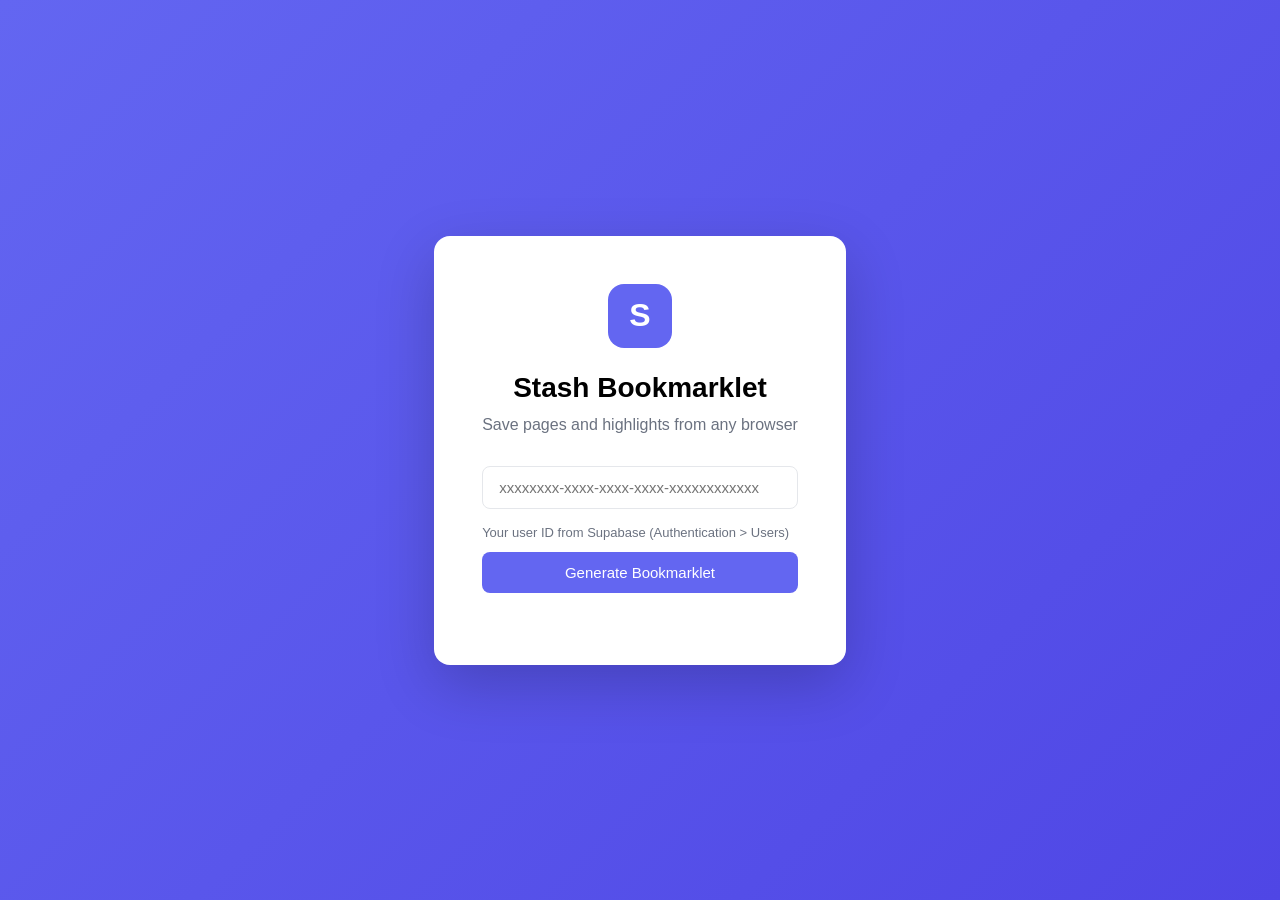
<file: bookmarklet/install.html>
<!DOCTYPE html>
<html lang="en">
<head>
  <meta charset="UTF-8">
  <meta name="viewport" content="width=device-width, initial-scale=1.0">
  <title>Install Stash Bookmarklet</title>
  <style>
    * { margin: 0; padding: 0; box-sizing: border-box; }
    body {
      font-family: -apple-system, BlinkMacSystemFont, 'Segoe UI', Roboto, sans-serif;
      background: linear-gradient(135deg, #6366f1 0%, #4f46e5 100%);
      min-height: 100vh;
      display: flex;
      align-items: center;
      justify-content: center;
      padding: 20px;
    }
    .container {
      background: white;
      padding: 48px;
      border-radius: 16px;
      box-shadow: 0 20px 60px rgba(0,0,0,0.2);
      max-width: 500px;
      text-align: center;
    }
    .logo {
      width: 64px;
      height: 64px;
      background: #6366f1;
      color: white;
      font-size: 32px;
      font-weight: 700;
      border-radius: 16px;
      display: inline-flex;
      align-items: center;
      justify-content: center;
      margin-bottom: 24px;
    }
    h1 { font-size: 28px; margin-bottom: 12px; }
    .subtitle { color: #6b7280; margin-bottom: 32px; }
    .setup-form {
      display: flex;
      flex-direction: column;
      gap: 12px;
      margin-bottom: 24px;
    }
    .setup-form input {
      padding: 12px 16px;
      border: 1px solid #e5e7eb;
      border-radius: 8px;
      font-size: 15px;
    }
    .setup-form input:focus {
      outline: none;
      border-color: #6366f1;
    }
    .btn {
      padding: 12px 24px;
      background: #6366f1;
      color: white;
      border: none;
      border-radius: 8px;
      font-size: 15px;
      font-weight: 500;
      cursor: pointer;
    }
    .btn:hover { background: #4f46e5; }
    .bookmarklet-section { display: none; }
    .bookmarklet-section.show { display: block; }
    .bookmarklet {
      display: inline-block;
      padding: 16px 32px;
      background: #6366f1;
      color: white;
      font-size: 18px;
      font-weight: 600;
      border-radius: 12px;
      text-decoration: none;
      margin-bottom: 24px;
      cursor: grab;
      transition: transform 0.2s, box-shadow 0.2s;
    }
    .bookmarklet:hover {
      transform: translateY(-2px);
      box-shadow: 0 8px 20px rgba(99, 102, 241, 0.4);
    }
    .instructions {
      text-align: left;
      background: #f9fafb;
      padding: 24px;
      border-radius: 12px;
      margin-top: 24px;
    }
    .instructions h3 { margin-bottom: 16px; font-size: 16px; }
    .instructions ol { margin-left: 20px; }
    .instructions li { margin-bottom: 12px; color: #374151; }
    .instructions code {
      background: #e5e7eb;
      padding: 2px 6px;
      border-radius: 4px;
      font-size: 13px;
    }
    .note {
      margin-top: 24px;
      padding: 16px;
      background: #fef3c7;
      border-radius: 8px;
      font-size: 14px;
      color: #92400e;
    }
    .success {
      background: #d1fae5;
      color: #065f46;
      padding: 12px;
      border-radius: 8px;
      margin-bottom: 16px;
    }
    .input-help {
      font-size: 13px;
      color: #6b7280;
      text-align: left;
      margin-top: 4px;
    }
  </style>
</head>
<body>
  <div class="container">
    <div class="logo">S</div>
    <h1>Stash Bookmarklet</h1>
    <p class="subtitle">Save pages and highlights from any browser</p>

    <div id="setup-section">
      <form class="setup-form" id="setup-form">
        <input type="text" id="user-id" placeholder="xxxxxxxx-xxxx-xxxx-xxxx-xxxxxxxxxxxx" required pattern="[0-9a-f]{8}-[0-9a-f]{4}-[0-9a-f]{4}-[0-9a-f]{4}-[0-9a-f]{12}">
        <p class="input-help">Your user ID from Supabase (Authentication > Users)</p>
        <button type="submit" class="btn">Generate Bookmarklet</button>
      </form>
    </div>

    <div class="bookmarklet-section" id="bookmarklet-section">
      <div class="success">Your bookmarklet is ready!</div>

      <a class="bookmarklet" id="bookmarklet-link" href="#">
        Save to Stash
      </a>

      <div class="instructions">
        <h3>How to install:</h3>
        <ol>
          <li><strong>Drag</strong> the button above to your <strong>bookmarks bar</strong></li>
          <li>If your bookmarks bar isn't visible, press <code>Cmd+Shift+B</code> (Mac) or <code>Ctrl+Shift+B</code> (Windows)</li>
          <li>Click it on any page to save - that's it!</li>
        </ol>
      </div>

      <div class="note">
        <strong>Tip:</strong> Select text first, then click the bookmarklet to save just that highlight!
      </div>
    </div>
  </div>

  <script>
    // Replace with your Supabase project URL
    const CONFIG = {
      SUPABASE_URL: 'https://YOUR_PROJECT_ID.supabase.co',
    };

    document.getElementById('setup-form').addEventListener('submit', (e) => {
      e.preventDefault();
      const userId = document.getElementById('user-id').value.trim();
      const functionUrl = CONFIG.SUPABASE_URL + '/functions/v1/save-page';

      // Generate Save to Stash bookmarklet
      const bookmarkletCode = `javascript:(async()=>{const f='${functionUrl}',uid='${userId}';const sel=window.getSelection().toString().trim();const t=document.createElement('div');t.textContent='Saving...';t.style.cssText='position:fixed;bottom:20px;right:20px;padding:12px 24px;background:%236366f1;color:white;border-radius:8px;font:500 14px system-ui;z-index:999999';document.body.appendChild(t);function getPs(){const ps=[];document.querySelectorAll('article p,main p,.article-body p,.post-content p,.entry-content p,[role=article] p').forEach(p=>{const x=p.innerText?.trim();if(x&&x.length>20)ps.push(x)});if(ps.length<3)document.querySelectorAll('p').forEach(p=>{const x=p.innerText?.trim();if(x&&x.length>50)ps.push(x)});return ps.join('\\n\\n')}function getMeta(n){const e=document.querySelector('meta[name="'+n+'"],meta[property="'+n+'"],meta[property="og:'+n+'"]');return e?.content||null}const url=location.href;const pf=sel?null:{title:document.querySelector('h1')?.innerText?.trim()||document.title,content:getPs(),excerpt:getMeta('description')||'',image_url:getMeta('og:image'),site_name:getMeta('og:site_name')||(new URL(url).hostname.replace('www.','')),author:getMeta('author')||document.querySelector('[rel=author],.author,.byline')?.innerText?.trim()||null};const res=await fetch(f,{method:'POST',headers:{'Content-Type':'application/json'},body:JSON.stringify({url:url,user_id:uid,highlight:sel||null,source:'bookmarklet',prefetched:pf})});if(res.ok){t.textContent=sel?'Highlight saved!':'Page saved!';t.style.background='%2310b981'}else{t.textContent='Save failed';t.style.background='%23ef4444'}setTimeout(()=>t.remove(),2000)})();`;

      document.getElementById('bookmarklet-link').href = bookmarkletCode;
      document.getElementById('setup-section').style.display = 'none';
      document.getElementById('bookmarklet-section').classList.add('show');
    });
  </script>
</body>
</html>
</file>
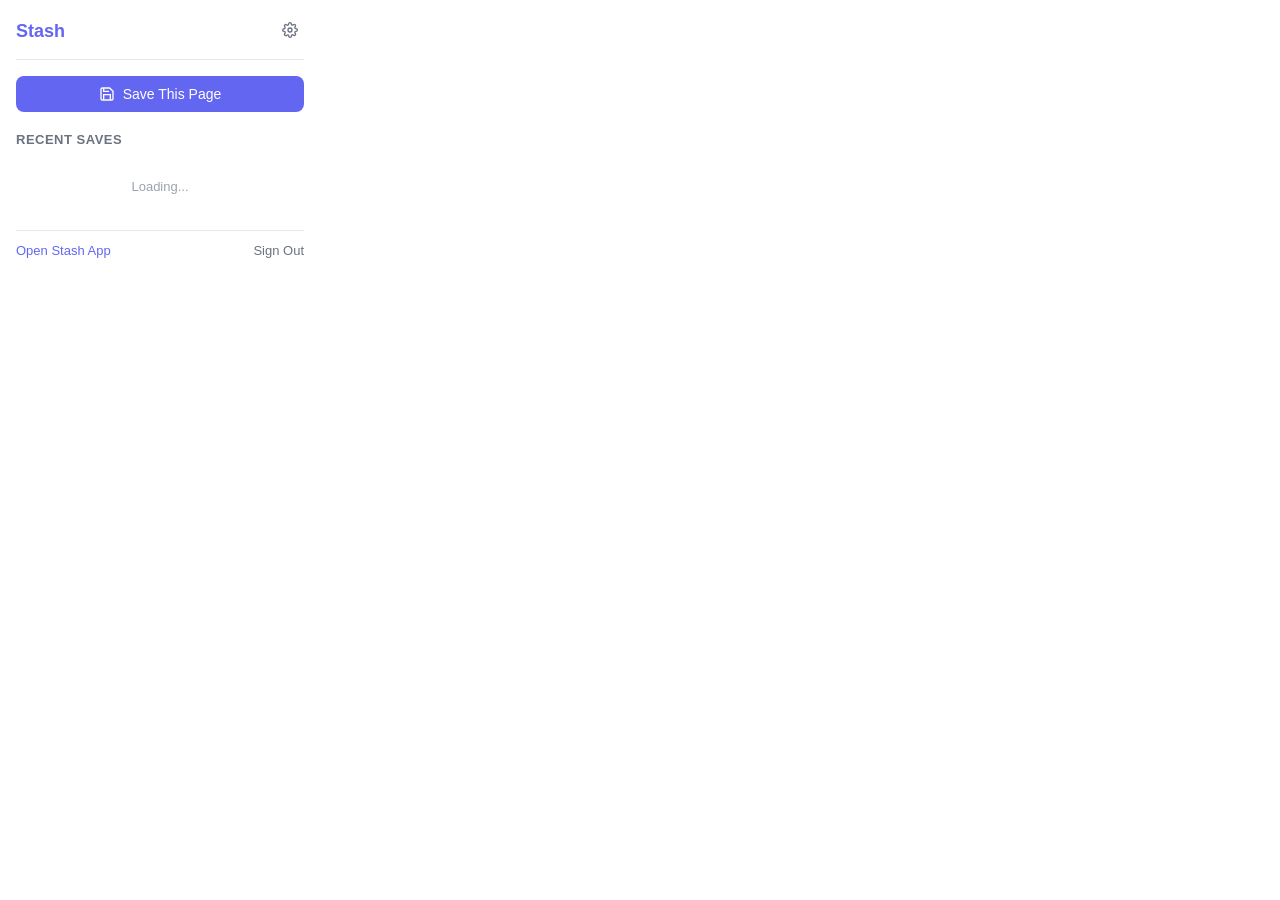
<file: extension/popup.html>
<!DOCTYPE html>
<html lang="en">
<head>
  <meta charset="UTF-8">
  <meta name="viewport" content="width=device-width, initial-scale=1.0">
  <title>Stash</title>
  <link rel="stylesheet" href="popup.css">
</head>
<body>
  <div class="container">
    <!-- Header -->
    <header class="header">
      <h1>Stash</h1>
      <button id="settings-btn" class="icon-btn" title="Settings">
        <svg width="16" height="16" viewBox="0 0 24 24" fill="none" stroke="currentColor" stroke-width="2">
          <circle cx="12" cy="12" r="3"></circle>
          <path d="M19.4 15a1.65 1.65 0 0 0 .33 1.82l.06.06a2 2 0 0 1 0 2.83 2 2 0 0 1-2.83 0l-.06-.06a1.65 1.65 0 0 0-1.82-.33 1.65 1.65 0 0 0-1 1.51V21a2 2 0 0 1-2 2 2 2 0 0 1-2-2v-.09A1.65 1.65 0 0 0 9 19.4a1.65 1.65 0 0 0-1.82.33l-.06.06a2 2 0 0 1-2.83 0 2 2 0 0 1 0-2.83l.06-.06a1.65 1.65 0 0 0 .33-1.82 1.65 1.65 0 0 0-1.51-1H3a2 2 0 0 1-2-2 2 2 0 0 1 2-2h.09A1.65 1.65 0 0 0 4.6 9a1.65 1.65 0 0 0-.33-1.82l-.06-.06a2 2 0 0 1 0-2.83 2 2 0 0 1 2.83 0l.06.06a1.65 1.65 0 0 0 1.82.33H9a1.65 1.65 0 0 0 1-1.51V3a2 2 0 0 1 2-2 2 2 0 0 1 2 2v.09a1.65 1.65 0 0 0 1 1.51 1.65 1.65 0 0 0 1.82-.33l.06-.06a2 2 0 0 1 2.83 0 2 2 0 0 1 0 2.83l-.06.06a1.65 1.65 0 0 0-.33 1.82V9a1.65 1.65 0 0 0 1.51 1H21a2 2 0 0 1 2 2 2 2 0 0 1-2 2h-.09a1.65 1.65 0 0 0-1.51 1z"></path>
        </svg>
      </button>
    </header>

    <!-- Auth View -->
    <div id="auth-view" class="view">
      <form id="auth-form">
        <input type="email" id="email" placeholder="Email" required>
        <input type="password" id="password" placeholder="Password" required>
        <button type="submit" class="btn primary" id="signin-btn">Sign In</button>
        <button type="button" class="btn secondary" id="signup-btn">Sign Up</button>
      </form>
      <p id="auth-error" class="error"></p>
    </div>

    <!-- Main View -->
    <div id="main-view" class="view hidden">
      <!-- Save Actions -->
      <div class="actions">
        <button id="save-page-btn" class="btn primary full-width">
          <svg width="16" height="16" viewBox="0 0 24 24" fill="none" stroke="currentColor" stroke-width="2">
            <path d="M19 21H5a2 2 0 0 1-2-2V5a2 2 0 0 1 2-2h11l5 5v11a2 2 0 0 1-2 2z"></path>
            <polyline points="17 21 17 13 7 13 7 21"></polyline>
            <polyline points="7 3 7 8 15 8"></polyline>
          </svg>
          Save This Page
        </button>
      </div>

      <!-- Recent Saves -->
      <div class="recent">
        <h2>Recent Saves</h2>
        <div id="saves-list" class="saves-list">
          <p class="empty">Loading...</p>
        </div>
      </div>

      <!-- Footer -->
      <div class="footer">
        <a href="#" id="open-app-link">Open Stash App</a>
        <button id="signout-btn" class="text-btn">Sign Out</button>
      </div>
    </div>
  </div>

  <script src="config.js"></script>
  <script src="popup.js"></script>
</body>
</html>
</file>
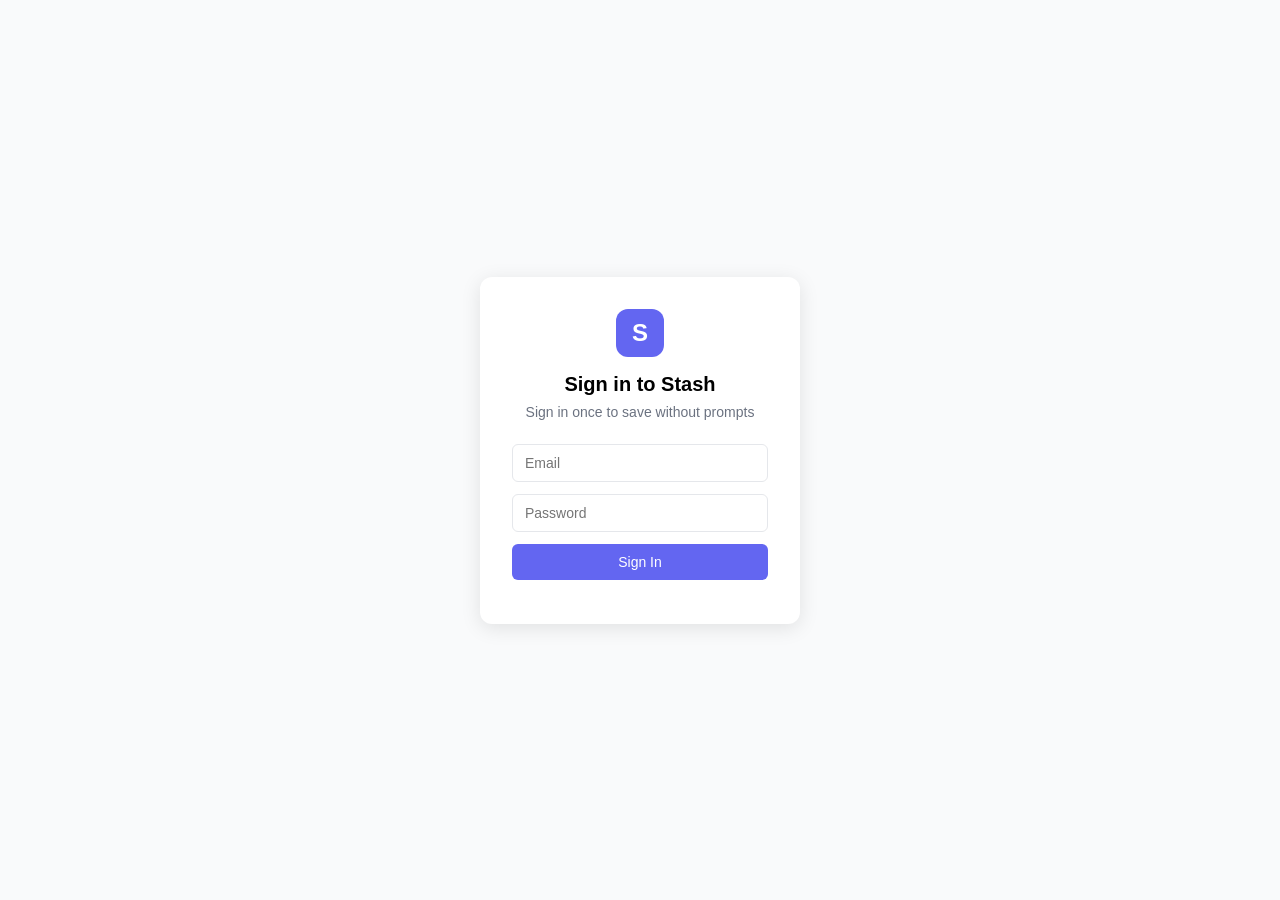
<file: web/auth-popup.html>
<!DOCTYPE html>
<html lang="en">
<head>
  <meta charset="UTF-8">
  <meta name="viewport" content="width=device-width, initial-scale=1.0">
  <title>Sign in to Stash</title>
  <style>
    * { margin: 0; padding: 0; box-sizing: border-box; }
    body {
      font-family: -apple-system, BlinkMacSystemFont, 'Segoe UI', Roboto, sans-serif;
      background: #f9fafb;
      min-height: 100vh;
      display: flex;
      align-items: center;
      justify-content: center;
      padding: 20px;
    }
    .container {
      background: white;
      padding: 32px;
      border-radius: 12px;
      box-shadow: 0 4px 20px rgba(0,0,0,0.1);
      width: 100%;
      max-width: 320px;
    }
    .logo {
      width: 48px;
      height: 48px;
      background: #6366f1;
      color: white;
      font-size: 24px;
      font-weight: 700;
      border-radius: 12px;
      display: flex;
      align-items: center;
      justify-content: center;
      margin: 0 auto 16px;
    }
    h1 { font-size: 20px; text-align: center; margin-bottom: 8px; }
    .subtitle { color: #6b7280; text-align: center; margin-bottom: 24px; font-size: 14px; }
    .form { display: flex; flex-direction: column; gap: 12px; }
    input {
      padding: 10px 12px;
      border: 1px solid #e5e7eb;
      border-radius: 6px;
      font-size: 14px;
    }
    input:focus { outline: none; border-color: #6366f1; }
    .btn {
      padding: 10px;
      background: #6366f1;
      color: white;
      border: none;
      border-radius: 6px;
      font-size: 14px;
      font-weight: 500;
      cursor: pointer;
    }
    .btn:hover { background: #4f46e5; }
    .btn:disabled { opacity: 0.6; cursor: not-allowed; }
    .error { color: #ef4444; font-size: 13px; text-align: center; margin-top: 12px; }
    .success {
      text-align: center;
      color: #059669;
      font-size: 14px;
    }
    .success-icon {
      font-size: 48px;
      margin-bottom: 16px;
    }
  </style>
</head>
<body>
  <div class="container">
    <div id="login-view">
      <div class="logo">S</div>
      <h1>Sign in to Stash</h1>
      <p class="subtitle">Sign in once to save without prompts</p>
      <form class="form" id="auth-form">
        <input type="email" id="email" placeholder="Email" required>
        <input type="password" id="password" placeholder="Password" required>
        <button type="submit" class="btn" id="submit-btn">Sign In</button>
      </form>
      <p class="error" id="error"></p>
    </div>
    <div id="success-view" style="display: none;">
      <div class="success">
        <div class="success-icon">&#10003;</div>
        <p>Signed in! This window will close.</p>
      </div>
    </div>
  </div>

  <script>
    const CONFIG = {
      SUPABASE_URL: 'https://YOUR_PROJECT_ID.supabase.co',
      SUPABASE_ANON_KEY: 'YOUR_SUPABASE_ANON_KEY',
    };

    // Check if we already have a valid session
    async function checkExistingSession() {
      try {
        const stored = localStorage.getItem('stash_session');
        if (stored) {
          const session = JSON.parse(stored);
          if (session && session.access_token) {
            // Verify token is still valid by checking expiry
            const payload = JSON.parse(atob(session.access_token.split('.')[1]));
            if (payload.exp * 1000 > Date.now()) {
              // Token still valid, send it back
              sendTokenToOpener(session);
              return true;
            }
          }
        }
      } catch(e) {}
      return false;
    }

    function sendTokenToOpener(session) {
      if (window.opener) {
        window.opener.postMessage({
          type: 'stash-auth',
          session: session
        }, '*');
        document.getElementById('login-view').style.display = 'none';
        document.getElementById('success-view').style.display = 'block';
        setTimeout(() => window.close(), 1000);
      }
    }

    // Check for existing session on load
    checkExistingSession();

    document.getElementById('auth-form').addEventListener('submit', async (e) => {
      e.preventDefault();

      const email = document.getElementById('email').value;
      const password = document.getElementById('password').value;
      const btn = document.getElementById('submit-btn');
      const error = document.getElementById('error');

      btn.disabled = true;
      btn.textContent = 'Signing in...';
      error.textContent = '';

      try {
        const res = await fetch(`${CONFIG.SUPABASE_URL}/auth/v1/token?grant_type=password`, {
          method: 'POST',
          headers: {
            'apikey': CONFIG.SUPABASE_ANON_KEY,
            'Content-Type': 'application/json',
          },
          body: JSON.stringify({ email, password }),
        });

        if (!res.ok) {
          const data = await res.json();
          throw new Error(data.error_description || 'Login failed');
        }

        const session = await res.json();

        // Store session in this domain's localStorage
        localStorage.setItem('stash_session', JSON.stringify(session));

        // Send to opener
        sendTokenToOpener(session);

      } catch(err) {
        error.textContent = err.message;
        btn.disabled = false;
        btn.textContent = 'Sign In';
      }
    });
  </script>
</body>
</html>
</file>
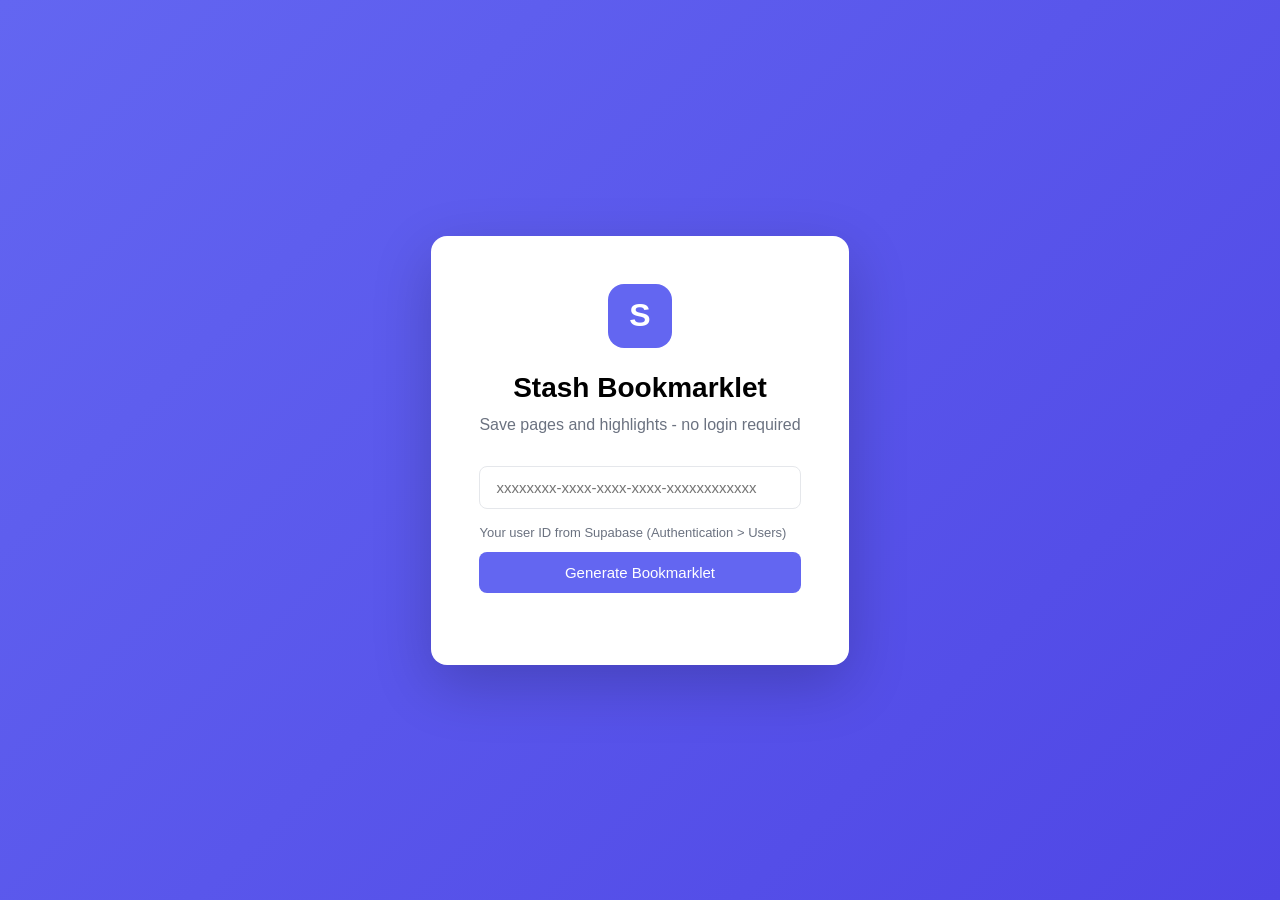
<file: web/bookmarklet.html>
<!DOCTYPE html>
<html lang="en">
<head>
  <meta charset="UTF-8">
  <meta name="viewport" content="width=device-width, initial-scale=1.0">
  <title>Install Stash Bookmarklet</title>
  <style>
    * { margin: 0; padding: 0; box-sizing: border-box; }
    body {
      font-family: -apple-system, BlinkMacSystemFont, 'Segoe UI', Roboto, sans-serif;
      background: linear-gradient(135deg, #6366f1 0%, #4f46e5 100%);
      min-height: 100vh;
      display: flex;
      align-items: center;
      justify-content: center;
      padding: 20px;
    }
    .container {
      background: white;
      padding: 48px;
      border-radius: 16px;
      box-shadow: 0 20px 60px rgba(0,0,0,0.2);
      max-width: 500px;
      text-align: center;
    }
    .logo {
      width: 64px;
      height: 64px;
      background: #6366f1;
      color: white;
      font-size: 32px;
      font-weight: 700;
      border-radius: 16px;
      display: inline-flex;
      align-items: center;
      justify-content: center;
      margin-bottom: 24px;
    }
    h1 { font-size: 28px; margin-bottom: 12px; }
    .subtitle { color: #6b7280; margin-bottom: 32px; }
    .setup-form {
      display: flex;
      flex-direction: column;
      gap: 12px;
      margin-bottom: 24px;
    }
    .setup-form input {
      padding: 12px 16px;
      border: 1px solid #e5e7eb;
      border-radius: 8px;
      font-size: 15px;
    }
    .setup-form input:focus {
      outline: none;
      border-color: #6366f1;
    }
    .btn {
      padding: 12px 24px;
      background: #6366f1;
      color: white;
      border: none;
      border-radius: 8px;
      font-size: 15px;
      font-weight: 500;
      cursor: pointer;
    }
    .btn:hover { background: #4f46e5; }
    .bookmarklet-section { display: none; }
    .bookmarklet-section.show { display: block; }
    .bookmarklet {
      display: inline-block;
      padding: 16px 32px;
      background: #6366f1;
      color: white;
      font-size: 18px;
      font-weight: 600;
      border-radius: 12px;
      text-decoration: none;
      margin-bottom: 24px;
      cursor: grab;
      transition: transform 0.2s, box-shadow 0.2s;
    }
    .bookmarklet:hover {
      transform: translateY(-2px);
      box-shadow: 0 8px 20px rgba(99, 102, 241, 0.4);
    }
    .instructions {
      text-align: left;
      background: #f9fafb;
      padding: 24px;
      border-radius: 12px;
      margin-top: 24px;
    }
    .instructions h3 { margin-bottom: 16px; font-size: 16px; }
    .instructions ol { margin-left: 20px; }
    .instructions li { margin-bottom: 12px; color: #374151; }
    .instructions code {
      background: #e5e7eb;
      padding: 2px 6px;
      border-radius: 4px;
      font-size: 13px;
    }
    .note {
      margin-top: 24px;
      padding: 16px;
      background: #fef3c7;
      border-radius: 8px;
      font-size: 14px;
      color: #92400e;
    }
    .success {
      background: #d1fae5;
      color: #065f46;
      padding: 12px;
      border-radius: 8px;
      margin-bottom: 16px;
    }
    .input-help {
      font-size: 13px;
      color: #6b7280;
      text-align: left;
      margin-top: 4px;
    }
  </style>
</head>
<body>
  <div class="container">
    <div class="logo">S</div>
    <h1>Stash Bookmarklet</h1>
    <p class="subtitle">Save pages and highlights - no login required</p>

    <div id="setup-section">
      <form class="setup-form" id="setup-form">
        <input type="text" id="user-id" placeholder="xxxxxxxx-xxxx-xxxx-xxxx-xxxxxxxxxxxx" required pattern="[0-9a-f]{8}-[0-9a-f]{4}-[0-9a-f]{4}-[0-9a-f]{4}-[0-9a-f]{12}">
        <p class="input-help">Your user ID from Supabase (Authentication > Users)</p>
        <button type="submit" class="btn">Generate Bookmarklet</button>
      </form>
    </div>

    <div class="bookmarklet-section" id="bookmarklet-section">
      <div class="success">Your bookmarklet is ready!</div>

      <a class="bookmarklet" id="bookmarklet-link" href="#">
        Save to Stash
      </a>

      <div class="instructions">
        <h3>How to install:</h3>
        <ol>
          <li><strong>Drag</strong> the "Save to Stash" button above to your <strong>bookmarks bar</strong></li>
          <li>If your bookmarks bar isn't visible, press <code>Cmd+Shift+B</code></li>
          <li>Click it on any page to save - that's it!</li>
        </ol>
      </div>

      <div class="note">
        <strong>Tip:</strong> Select text first, then click the bookmarklet to save just that highlight!
      </div>
    </div>
  </div>

  <script>
    // Replace with your Supabase project URL
    const CONFIG = {
      SUPABASE_URL: 'https://YOUR_PROJECT_ID.supabase.co',
    };

    document.getElementById('setup-form').addEventListener('submit', (e) => {
      e.preventDefault();
      const userId = document.getElementById('user-id').value.trim();
      const functionUrl = CONFIG.SUPABASE_URL + '/functions/v1/save-page';

      // Generate bookmarklet with client-side extraction
      const bookmarkletCode = `javascript:(async()=>{const f='${functionUrl}',uid='${userId}';const t=document.createElement('div');t.textContent='Saving...';t.style.cssText='position:fixed;bottom:20px;right:20px;padding:12px 24px;background:%236366f1;color:white;border-radius:8px;font:500 14px system-ui;z-index:999999';document.body.appendChild(t);try{const sel=window.getSelection().toString().trim();const url=location.href;const siteName=location.hostname.replace('www.','');const ps=[];if(!sel){document.querySelectorAll('article p,main p,.article-body p,.post-content p,.entry-content p,[role=article] p').forEach(el=>{const x=el.innerText?.trim();if(x&&x.length>20)ps.push(x)});if(ps.length<3){document.querySelectorAll('p').forEach(el=>{const x=el.innerText?.trim();if(x&&x.length>50)ps.push(x)})}}const content=ps.join('\\n\\n');const title=document.querySelector('h1')?.innerText?.trim()||document.title;const pf={title:title,content:sel?'':content,excerpt:'',site_name:siteName,author:null};const res=await fetch(f,{method:'POST',headers:{'Content-Type':'application/json'},body:JSON.stringify({url:url,user_id:uid,highlight:sel||null,source:'bookmarklet',prefetched:pf})});if(res.ok){t.textContent='Saved!';t.style.background='%2310b981'}else{const err=await res.text();t.textContent='Failed: '+err.slice(0,50);t.style.background='%23ef4444'}setTimeout(()=>t.remove(),3000)}catch(e){t.textContent='Error: '+e.message;t.style.background='%23ef4444';setTimeout(()=>t.remove(),5000)}})();`;

      document.getElementById('bookmarklet-link').href = bookmarkletCode;
      document.getElementById('setup-section').style.display = 'none';
      document.getElementById('bookmarklet-section').classList.add('show');
    });
  </script>
</body>
</html>
</file>
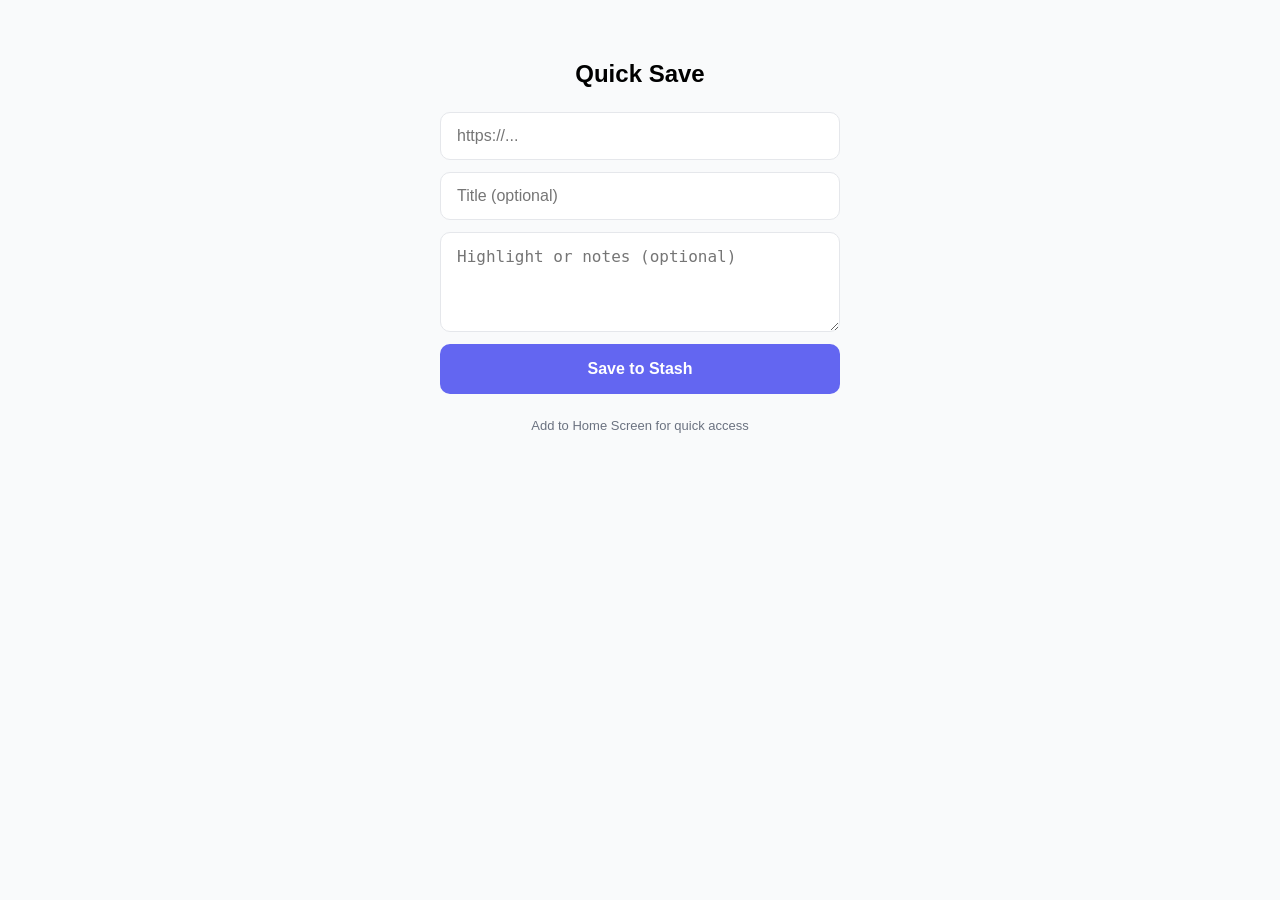
<file: web/save.html>
<!DOCTYPE html>
<html lang="en">
<head>
  <meta charset="UTF-8">
  <meta name="viewport" content="width=device-width, initial-scale=1.0">
  <meta name="apple-mobile-web-app-capable" content="yes">
  <meta name="apple-mobile-web-app-status-bar-style" content="black-translucent">
  <title>Quick Save - Stash</title>
  <style>
    * { margin: 0; padding: 0; box-sizing: border-box; }
    body {
      font-family: -apple-system, BlinkMacSystemFont, 'Segoe UI', Roboto, sans-serif;
      background: #f9fafb;
      min-height: 100vh;
      padding: 20px;
    }
    .container {
      max-width: 400px;
      margin: 0 auto;
      padding-top: 40px;
    }
    h1 {
      font-size: 24px;
      margin-bottom: 24px;
      text-align: center;
    }
    .form {
      display: flex;
      flex-direction: column;
      gap: 12px;
    }
    input, textarea {
      padding: 14px 16px;
      border: 1px solid #e5e7eb;
      border-radius: 10px;
      font-size: 16px;
      -webkit-appearance: none;
    }
    input:focus, textarea:focus {
      outline: none;
      border-color: #6366f1;
    }
    textarea {
      min-height: 100px;
      resize: vertical;
    }
    .btn {
      padding: 16px;
      background: #6366f1;
      color: white;
      border: none;
      border-radius: 10px;
      font-size: 16px;
      font-weight: 600;
      cursor: pointer;
      -webkit-appearance: none;
    }
    .btn:active { background: #4f46e5; }
    .btn:disabled { opacity: 0.6; }
    .status {
      text-align: center;
      padding: 12px;
      border-radius: 8px;
      margin-top: 16px;
      display: none;
    }
    .status.success {
      display: block;
      background: #d1fae5;
      color: #065f46;
    }
    .status.error {
      display: block;
      background: #fee2e2;
      color: #991b1b;
    }
    .hint {
      font-size: 13px;
      color: #6b7280;
      text-align: center;
      margin-top: 24px;
    }
  </style>
</head>
<body>
  <div class="container">
    <h1>Quick Save</h1>
    <form class="form" id="save-form">
      <input type="url" id="url" placeholder="https://..." required>
      <input type="text" id="title" placeholder="Title (optional)">
      <textarea id="highlight" placeholder="Highlight or notes (optional)"></textarea>
      <button type="submit" class="btn" id="save-btn">Save to Stash</button>
    </form>
    <div class="status" id="status"></div>
    <p class="hint">Add to Home Screen for quick access</p>
  </div>

  <script>
    const CONFIG = {
      SUPABASE_URL: 'https://YOUR_PROJECT_ID.supabase.co',
      SUPABASE_ANON_KEY: 'YOUR_SUPABASE_ANON_KEY',
      USER_ID: 'YOUR_USER_ID',
    };

    document.getElementById('save-form').addEventListener('submit', async (e) => {
      e.preventDefault();

      const btn = document.getElementById('save-btn');
      const status = document.getElementById('status');
      const url = document.getElementById('url').value.trim();
      const title = document.getElementById('title').value.trim();
      const highlight = document.getElementById('highlight').value.trim();

      btn.disabled = true;
      btn.textContent = 'Saving...';
      status.className = 'status';

      try {
        const data = {
          user_id: CONFIG.USER_ID,
          url: url,
          title: title || new URL(url).hostname,
          site_name: new URL(url).hostname.replace('www.', ''),
          source: 'mobile-web',
        };

        if (highlight) {
          data.highlight = highlight;
        }

        const res = await fetch(`${CONFIG.SUPABASE_URL}/rest/v1/saves`, {
          method: 'POST',
          headers: {
            'apikey': CONFIG.SUPABASE_ANON_KEY,
            'Content-Type': 'application/json',
            'Prefer': 'return=minimal',
          },
          body: JSON.stringify(data),
        });

        if (res.ok) {
          status.textContent = 'Saved!';
          status.className = 'status success';
          document.getElementById('url').value = '';
          document.getElementById('title').value = '';
          document.getElementById('highlight').value = '';
        } else {
          throw new Error('Save failed');
        }
      } catch (err) {
        status.textContent = 'Failed to save. Check the URL.';
        status.className = 'status error';
      }

      btn.disabled = false;
      btn.textContent = 'Save to Stash';
    });

    // Auto-paste from clipboard on focus (if permitted)
    document.getElementById('url').addEventListener('focus', async () => {
      const urlInput = document.getElementById('url');
      if (urlInput.value) return;
      try {
        const text = await navigator.clipboard.readText();
        if (text.startsWith('http')) {
          urlInput.value = text;
        }
      } catch (e) {}
    });
  </script>
</body>
</html>
</file>
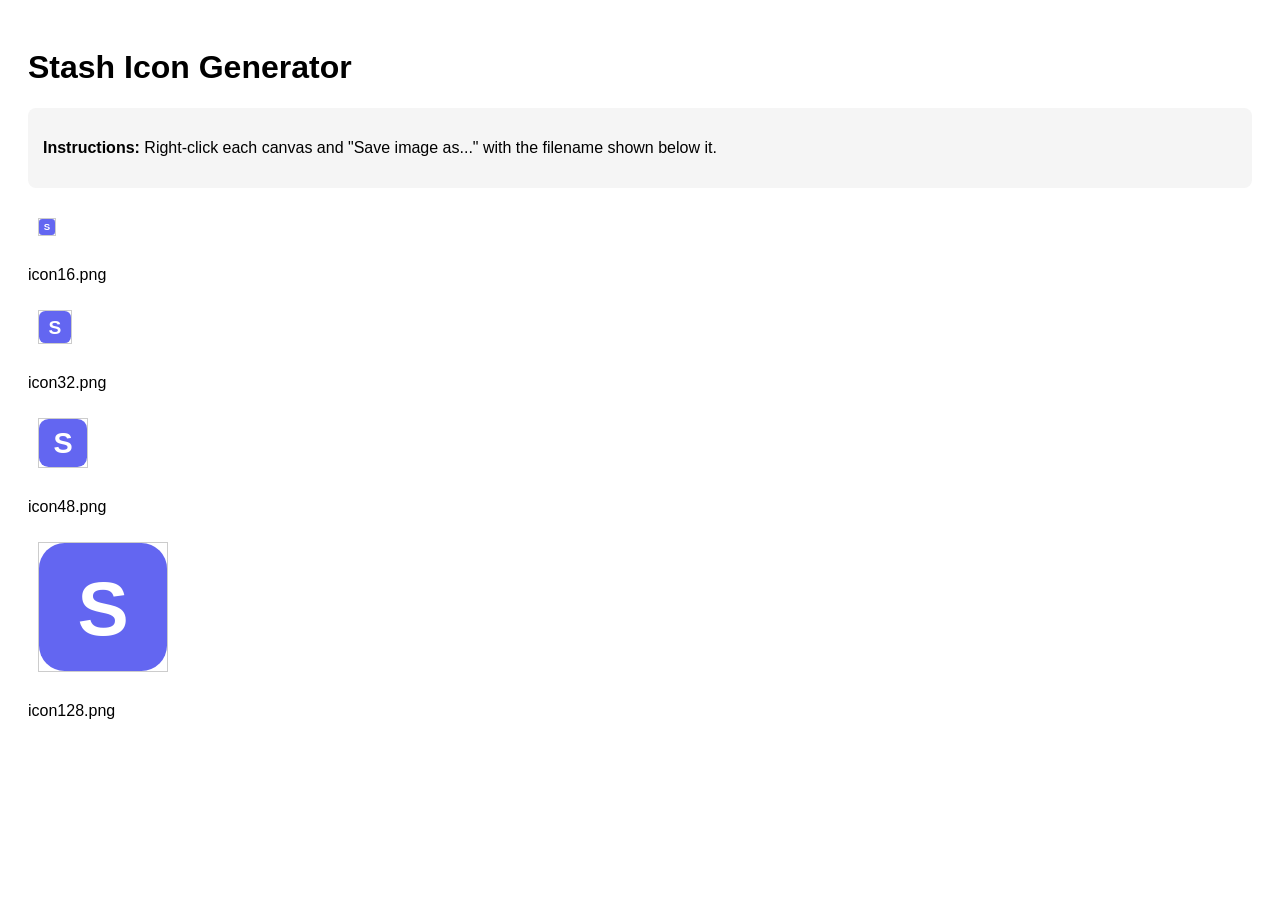
<file: extension/icons/create-icons.html>
<!DOCTYPE html>
<html>
<head>
  <title>Generate Stash Icons</title>
  <style>
    body { font-family: sans-serif; padding: 20px; }
    canvas { border: 1px solid #ccc; margin: 10px; }
    .instructions { background: #f5f5f5; padding: 15px; border-radius: 8px; margin-bottom: 20px; }
  </style>
</head>
<body>
  <h1>Stash Icon Generator</h1>
  <div class="instructions">
    <p><strong>Instructions:</strong> Right-click each canvas and "Save image as..." with the filename shown below it.</p>
  </div>

  <div>
    <canvas id="icon16" width="16" height="16"></canvas>
    <p>icon16.png</p>
  </div>
  <div>
    <canvas id="icon32" width="32" height="32"></canvas>
    <p>icon32.png</p>
  </div>
  <div>
    <canvas id="icon48" width="48" height="48"></canvas>
    <p>icon48.png</p>
  </div>
  <div>
    <canvas id="icon128" width="128" height="128"></canvas>
    <p>icon128.png</p>
  </div>

  <script>
    function drawIcon(canvasId, size) {
      const canvas = document.getElementById(canvasId);
      const ctx = canvas.getContext('2d');

      // Background
      ctx.fillStyle = '#6366f1';
      ctx.beginPath();
      ctx.roundRect(0, 0, size, size, size * 0.2);
      ctx.fill();

      // Letter S
      ctx.fillStyle = 'white';
      ctx.font = `bold ${size * 0.6}px -apple-system, sans-serif`;
      ctx.textAlign = 'center';
      ctx.textBaseline = 'middle';
      ctx.fillText('S', size / 2, size / 2 + size * 0.05);
    }

    drawIcon('icon16', 16);
    drawIcon('icon32', 32);
    drawIcon('icon48', 48);
    drawIcon('icon128', 128);
  </script>
</body>
</html>
</file>
<file: extension/popup.css>
* {
  margin: 0;
  padding: 0;
  box-sizing: border-box;
}

body {
  font-family: -apple-system, BlinkMacSystemFont, 'Segoe UI', Roboto, Oxygen, Ubuntu, sans-serif;
  font-size: 14px;
  color: #1f2937;
  background: #ffffff;
  width: 320px;
  min-height: 400px;
}

.container {
  padding: 16px;
}

.hidden {
  display: none !important;
}

/* Header */
.header {
  display: flex;
  justify-content: space-between;
  align-items: center;
  margin-bottom: 16px;
  padding-bottom: 12px;
  border-bottom: 1px solid #e5e7eb;
}

.header h1 {
  font-size: 18px;
  font-weight: 600;
  color: #6366f1;
}

.icon-btn {
  background: none;
  border: none;
  padding: 6px;
  cursor: pointer;
  color: #6b7280;
  border-radius: 6px;
  transition: all 0.15s;
}

.icon-btn:hover {
  background: #f3f4f6;
  color: #1f2937;
}

/* Forms */
#auth-form {
  display: flex;
  flex-direction: column;
  gap: 12px;
}

input[type="email"],
input[type="password"] {
  padding: 10px 12px;
  border: 1px solid #d1d5db;
  border-radius: 8px;
  font-size: 14px;
  transition: border-color 0.15s;
}

input:focus {
  outline: none;
  border-color: #6366f1;
}

/* Buttons */
.btn {
  display: inline-flex;
  align-items: center;
  justify-content: center;
  gap: 8px;
  padding: 10px 16px;
  border: none;
  border-radius: 8px;
  font-size: 14px;
  font-weight: 500;
  cursor: pointer;
  transition: all 0.15s;
}

.btn.primary {
  background: #6366f1;
  color: white;
}

.btn.primary:hover {
  background: #4f46e5;
}

.btn.secondary {
  background: #f3f4f6;
  color: #374151;
}

.btn.secondary:hover {
  background: #e5e7eb;
}

.btn.full-width {
  width: 100%;
}

.text-btn {
  background: none;
  border: none;
  color: #6b7280;
  font-size: 13px;
  cursor: pointer;
}

.text-btn:hover {
  color: #374151;
}

.error {
  color: #ef4444;
  font-size: 13px;
  margin-top: 8px;
}

/* Actions */
.actions {
  display: flex;
  flex-direction: column;
  gap: 8px;
  margin-bottom: 20px;
}

/* Recent Saves */
.recent h2 {
  font-size: 13px;
  font-weight: 600;
  color: #6b7280;
  text-transform: uppercase;
  letter-spacing: 0.5px;
  margin-bottom: 12px;
}

.saves-list {
  display: flex;
  flex-direction: column;
  gap: 8px;
  max-height: 200px;
  overflow-y: auto;
}

.save-item {
  display: flex;
  gap: 10px;
  padding: 10px;
  background: #f9fafb;
  border-radius: 8px;
  cursor: pointer;
  transition: background 0.15s;
}

.save-item:hover {
  background: #f3f4f6;
}

.save-item .icon {
  width: 32px;
  height: 32px;
  background: #e5e7eb;
  border-radius: 6px;
  display: flex;
  align-items: center;
  justify-content: center;
  flex-shrink: 0;
  font-size: 16px;
}

.save-item .icon.highlight {
  background: #fef3c7;
}

.save-item .content {
  flex: 1;
  min-width: 0;
}

.save-item .title {
  font-weight: 500;
  color: #1f2937;
  white-space: nowrap;
  overflow: hidden;
  text-overflow: ellipsis;
  font-size: 13px;
}

.save-item .meta {
  font-size: 12px;
  color: #6b7280;
  margin-top: 2px;
}

.empty {
  color: #9ca3af;
  text-align: center;
  padding: 20px;
  font-size: 13px;
}

/* Footer */
.footer {
  display: flex;
  justify-content: space-between;
  align-items: center;
  margin-top: 16px;
  padding-top: 12px;
  border-top: 1px solid #e5e7eb;
}

.footer a {
  color: #6366f1;
  text-decoration: none;
  font-size: 13px;
  font-weight: 500;
}

.footer a:hover {
  text-decoration: underline;
}

/* Loading state */
.btn:disabled {
  opacity: 0.6;
  cursor: not-allowed;
}

/* Kindle Sync */
.kindle-sync {
  margin-bottom: 16px;
  padding-top: 12px;
  border-top: 1px solid #e5e7eb;
}

.btn.kindle {
  background: #ff9900;
  color: #111;
}

.btn.kindle:hover {
  background: #e88b00;
}

.sync-status {
  font-size: 12px;
  color: #6b7280;
  text-align: center;
  margin-top: 8px;
  min-height: 16px;
}

.sync-status.success {
  color: #10b981;
}

.sync-status.error {
  color: #ef4444;
}
</file>
